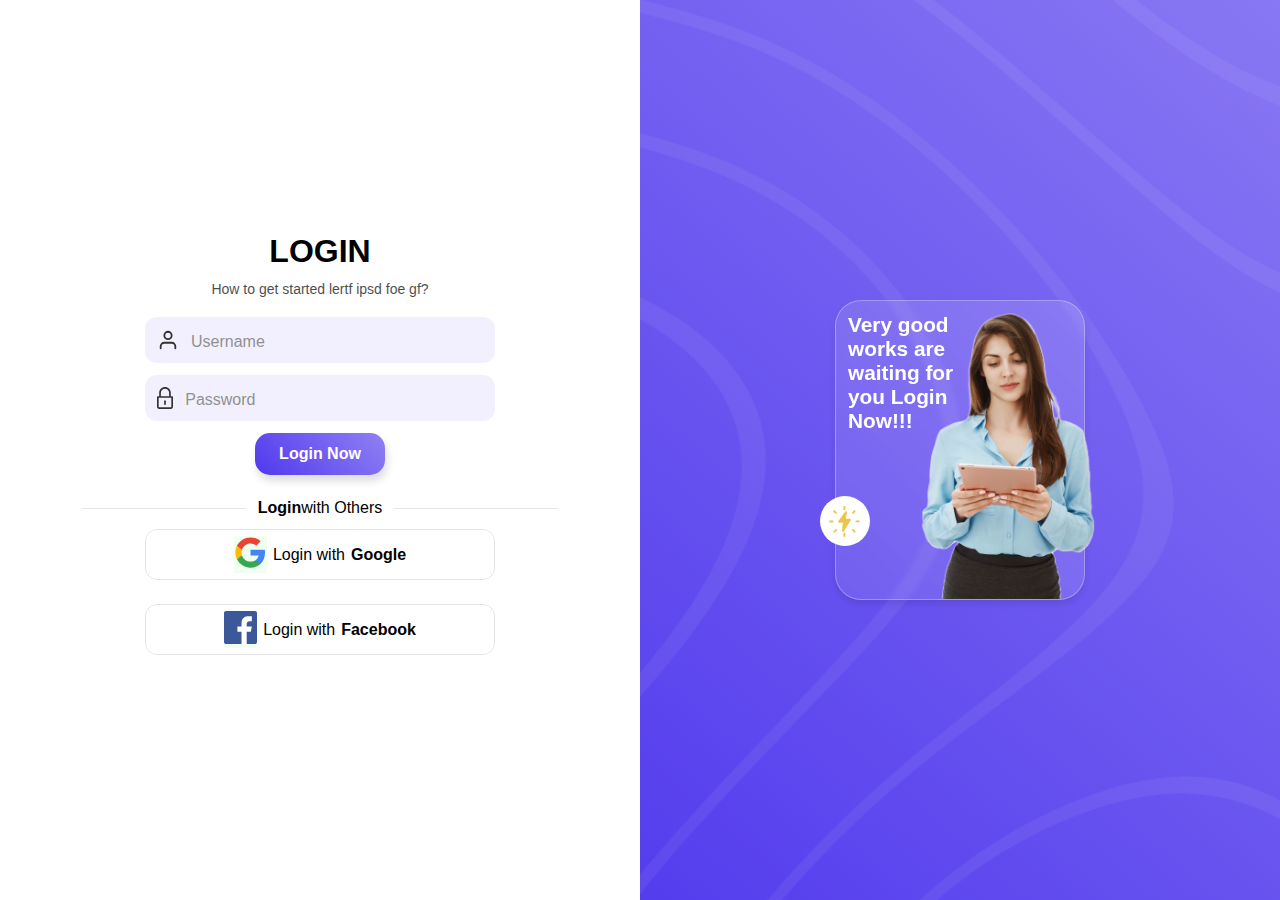
<file: index.html>
<!DOCTYPE html>
<html lang="en">
  <head>
    <meta charset="UTF-8" />
    <meta name="viewport" content="width=device-width, initial-scale=1.0" />
    <link rel="stylesheet" href="style.css" />
    <title>Document</title>
  </head>
  <body>
    <div class="main-page">
      <div class="right-side">
        <form action="" method="post">
          <div class="form-title">LOGIN</div>
          <div class="bla-bla">How to get started lertf ipsd foe gf?</div>
          <div class="username-box">
            <div class="icon"><img src="img/user_icon.svg" /></div>
            <input
              type="text"
              name="username"
              id="username-input"
              placeholder="Username"
            />
          </div>
          <div class="password-box">
            <div class="icon"><img src="img/password_icon.svg" /></div>
            <input
              type="password"
              name="password"
              id="password-input"
              placeholder="Password"
            />
          </div>
          <div class="button" id="login-button">Login Now</div>
        </form>
        <div class="login-with">
          <div class="title-login-with"><b>Login</b> with Others</div>
          <div id="with-google">
            <div class="icon"><img src="img/google_logo1.svg" /></div>
            Login with <b>Google</b>
          </div>
          <div id="with-facebook">
            <div class="icon"><img src="img/facebook_logo.svg" /></div>
            Login with <b>Facebook</b>
          </div>
        </div>
      </div>
      <div class="left-side">
        <div class="glass-card">
          <div class="container">
            <div class="card-content">
              Very good works are waiting for you Login Now!!!
            </div>
            <div class="w-img-container">
              <img src="img/woman.png" />
            </div>
            <div id="light-icon">
              <img src="img/light_icon.svg" alt="" srcset="" />
            </div>
          </div>
        </div>
      </div>
    </div>
  </body>
</html>
</file>
<file: style.css>
* {
  box-sizing: border-box;
  padding: 0;
  margin: 0;
}
.main-page {
  display: flex;
  height: 100vh;
  width: 100vw;
  overflow: hidden;
  font-family: sans-serif;
}
.main-page > * {
  width: 50%;
  height: 100%;
  overflow: hidden;
}
.left-side {
  background-image: url(img/curve_lines.svg);
  background-repeat: no-repeat;
  /* background: bisque; */
  position: relative;
  background-size: cover;
}
.glass-card {
  direction: ltr;
  height: 300px;
  width: 250px;
  /* background: gainsboro; */
  border-radius: 26px;
  background: linear-gradient(45deg, #ffffff17, #ffffff24);
  position: absolute;
  top: 50%;
  left: 50%;
  transform: translate(-50%, -50%);
  border: 1px solid white;
  backdrop-filter: blur(2px);
  box-shadow: 0 4px 6px rgba(0, 0, 0, 0.1);
  border: 1px solid rgba(255, 255, 255, 0.3);
}
.glass-card > .container {
  position: relative;
  width: 100%;
  height: 100%;
  padding: 12px;
}
.card-content {
  font-weight: 900;
  font-size: 1.3em;
  width: 117px;
  color: white;
}
.w-img-container {
  position: absolute;
  bottom: 0;
  right: -12px;
  text-align: end;
}
.w-img-container img {
  width: 176px;
  display: block;
}
#light-icon {
  background: white;
  width: 50px;
  height: 50px;
  border-radius: 50%;
  padding: 5px;
  padding-right: 8px;
  position: absolute;
  left: -16px;
  bottom: 53px;
}
#light-icon img {
  width: 100%;
}
.right-side {
  display: flex;
  flex-direction: column;
  text-align: center;
  align-items: center;
  justify-content: center;
  gap: 24px;
}
form {
  width: 80%;
  max-width: 500px;
}
.form-title {
  font-size: 2em;
  font-weight: 900;
}
.bla-bla {
  font-size: 14px;
  opacity: 0.7;
  margin: 11px 0 20px;
}
.username-box,
.password-box {
  background: #f0edff;
  opacity: 0.8;
  display: flex;
  width: 70%;
  margin: 12px auto;
  padding: 12px;
  border-radius: 12px;
  align-items: end;
}
form .icon {
  height: 22px;
}
form .icon img {
  height: 100%;
}
#username-input,
#password-input {
  all: unset;
  /* background: red; */
  width: 100%;
  text-align: start;
  padding: 0 12px;
}
#login-button {
  background: linear-gradient(45deg, #5038ed, #9181f4);
  width: fit-content;
  padding: 12px 24px;
  margin: 0 auto;
  border-radius: 15px;
  color: white;
  font-weight: 600;
  box-shadow: 2px 6px 8px 0 #00000023;
}
.login-with {
  display: flex;
  flex-direction: column;
  width: 80%;
  max-width: 500px;
}
.title-login-with {
  display: flex;
  align-items: center;
}
.title-login-with::before,
.title-login-with::after {
  content: "";
  background: #0000001a;
  width: 20px;
  display: block;
  height: 1px;
  flex-grow: 1;
  margin: 0 12px;
}
#with-google,
#with-facebook {
  display: flex;
  width: 70%;
  margin: 12px auto;
  padding: 6px;
  border-radius: 12px;
  align-items: center;
  border: 1px solid #0000001a;
  justify-content: center;
  gap: 6px;
}
.login-with .icon {
  width: 33px;
  background: honeydew;
  overflow: hidden;
}
.login-with .icon img {
  height: 100%;
  width: 100%;
  overflow: hidden;
}
</file>
